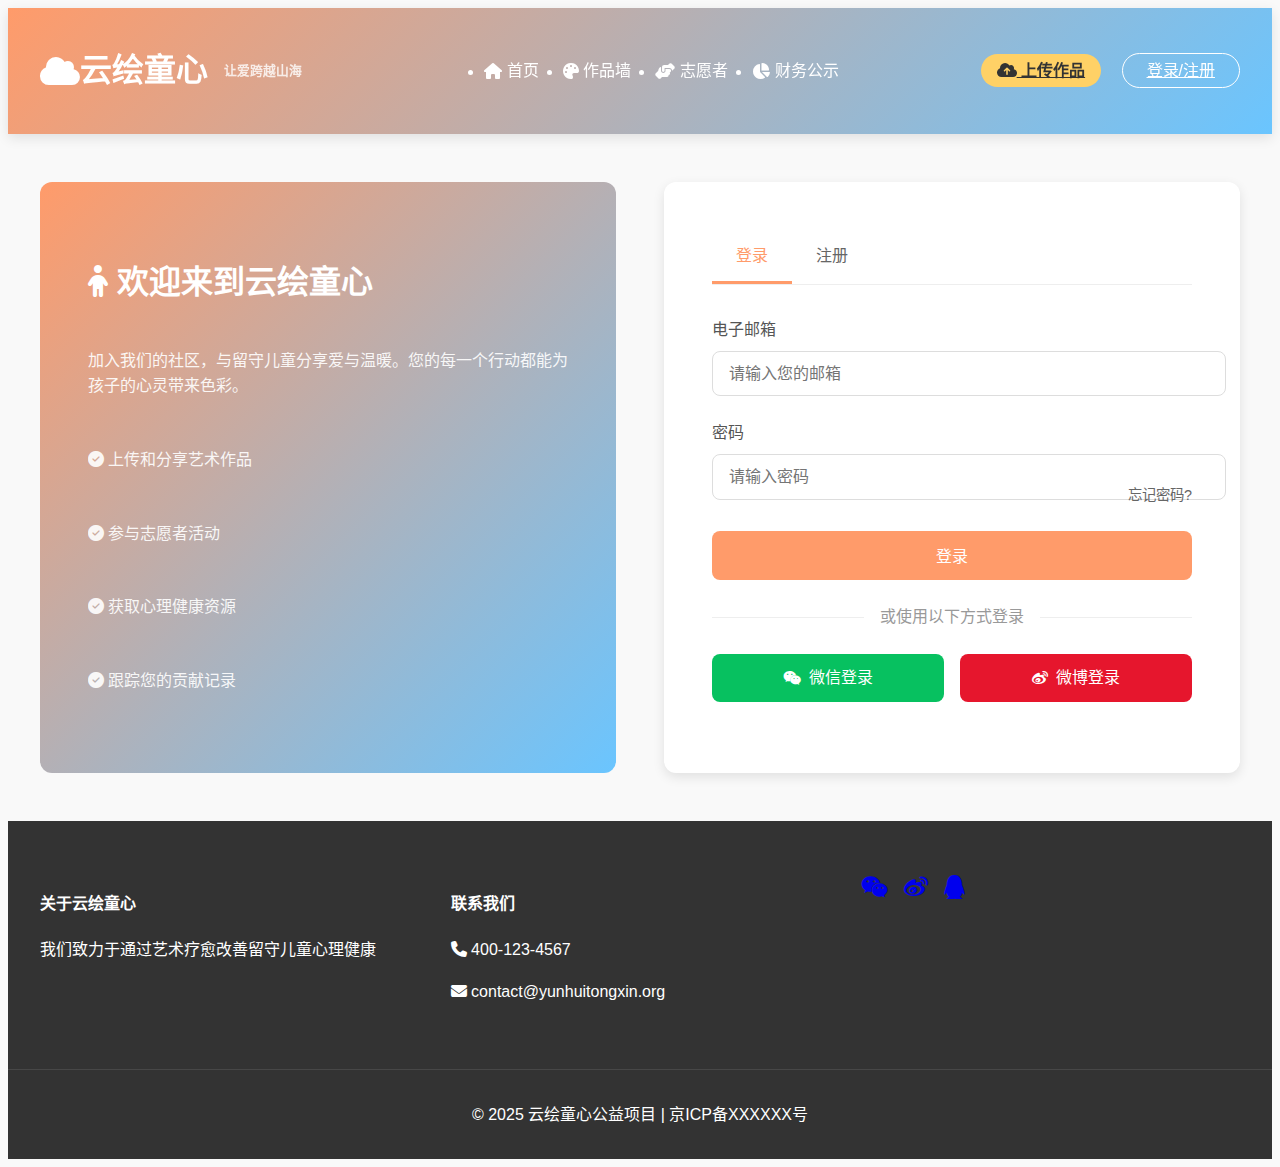
<file: login.html>
<!DOCTYPE html>
<html lang="zh-CN">
<head>
    <meta charset="UTF-8">
    <meta name="viewport" content="width=device-width, initial-scale=1.0">
    <title>登录/注册 - 云绘童心</title>
    <link rel="stylesheet" href="https://cdnjs.cloudflare.com/ajax/libs/font-awesome/6.4.0/css/all.min.css">
    <link rel="stylesheet" href="styles.css">
    <style>
        /* 登录页面特有样式 */
        .auth-container {
            max-width: 1200px;
            margin: 3rem auto;
            padding: 0 2rem;
            display: grid;
            grid-template-columns: 1fr 1fr;
            gap: 3rem;
        }
        
        .auth-hero {
            background: linear-gradient(135deg, var(--primary-color), var(--secondary-color));
            border-radius: 12px;
            padding: 3rem;
            color: white;
            display: flex;
            flex-direction: column;
            justify-content: center;
        }
        
        .auth-hero h2 {
            font-size: 2rem;
            margin-bottom: 1.5rem;
        }
        
        .auth-hero p {
            margin-bottom: 2rem;
            opacity: 0.9;
        }
        
        .auth-form-container {
            background: white;
            border-radius: 12px;
            padding: 3rem;
            box-shadow: 0 4px 12px rgba(0,0,0,0.1);
        }
        
        .auth-tabs {
            display: flex;
            margin-bottom: 2rem;
            border-bottom: 1px solid #eee;
        }
        
        .auth-tab {
            padding: 0.8rem 1.5rem;
            cursor: pointer;
            font-weight: 500;
            color: #666;
            border-bottom: 3px solid transparent;
            transition: all 0.3s;
        }
        
        .auth-tab.active {
            color: var(--primary-color);
            border-bottom-color: var(--primary-color);
        }
        
        .auth-form {
            display: none;
        }
        
        .auth-form.active {
            display: block;
        }
        
        .form-group {
            margin-bottom: 1.5rem;
        }
        
        .form-group label {
            display: block;
            margin-bottom: 0.5rem;
            font-weight: 500;
            color: #555;
        }
        
        .form-control {
            width: 100%;
            padding: 0.8rem 1rem;
            border: 1px solid #ddd;
            border-radius: 8px;
            font-size: 1rem;
            transition: border 0.3s;
        }
        
        .form-control:focus {
            border-color: var(--primary-color);
            outline: none;
        }
        
        .auth-btn {
            width: 100%;
            padding: 0.8rem;
            border: none;
            border-radius: 8px;
            background: var(--primary-color);
            color: white;
            font-size: 1rem;
            font-weight: 500;
            cursor: pointer;
            transition: all 0.3s;
        }
        
        .auth-btn:hover {
            background: #ff8a4a;
            transform: translateY(-2px);
        }
        
        .auth-divider {
            display: flex;
            align-items: center;
            margin: 1.5rem 0;
            color: #999;
        }
        
        .auth-divider::before,
        .auth-divider::after {
            content: "";
            flex: 1;
            border-bottom: 1px solid #eee;
        }
        
        .auth-divider span {
            padding: 0 1rem;
        }
        
        .social-auth {
            display: grid;
            grid-template-columns: 1fr 1fr;
            gap: 1rem;
        }
        
        .social-btn {
            display: flex;
            align-items: center;
            justify-content: center;
            gap: 0.5rem;
            padding: 0.7rem;
            border-radius: 8px;
            font-weight: 500;
            color: white;
            text-decoration: none;
            transition: all 0.3s;
        }
        
        .social-btn:hover {
            transform: translateY(-2px);
        }
        
        .btn-wechat {
            background: #07C160;
        }
        
        .btn-weibo {
            background: #E6162D;
        }
        
        .forgot-link {
            display: block;
            text-align: right;
            margin-top: -1rem;
            margin-bottom: 1.5rem;
            color: #666;
            font-size: 0.9rem;
            text-decoration: none;
        }
        
        .forgot-link:hover {
            color: var(--primary-color);
        }
        
        @media (max-width: 768px) {
            .auth-container {
                grid-template-columns: 1fr;
            }
            
            .auth-hero {
                display: none;
            }
        }
    </style>
</head>
<body>
    <header class="main-header">
        <div class="header-content">
            <h1>
                <i class="fas fa-cloud"></i>
                云绘童心
                <span class="subtitle">让爱跨越山海</span>
            </h1>
            
            <nav>
                <ul class="nav-menu">
                    <li><a href="index.html"><i class="fas fa-home"></i> 首页</a></li>
                    <li><a href="login.html"><i class="fas fa-palette"></i> 作品墙</a></li>
                    <li><a href="login.html"><i class="fas fa-hands-helping"></i> 志愿者</a></li>
                    <li><a href="finance.html"><i class="fas fa-chart-pie"></i> 财务公示</a></li>
                </ul>
            </nav>
            
            <div class="user-actions">
                <a href="#" class="btn-upload"><i class="fas fa-cloud-upload-alt"></i> 上传作品</a>
                <a href="login.html" class="btn-login">登录/注册</a>
            </div>
        </div>
    </header>

    <main>
        <div class="auth-container">
            <div class="auth-hero">
                <h2><i class="fas fa-child"></i> 欢迎来到云绘童心</h2>
                <p>加入我们的社区，与留守儿童分享爱与温暖。您的每一个行动都能为孩子的心灵带来色彩。</p>
                <p><i class="fas fa-check-circle"></i> 上传和分享艺术作品</p>
                <p><i class="fas fa-check-circle"></i> 参与志愿者活动</p>
                <p><i class="fas fa-check-circle"></i> 获取心理健康资源</p>
                <p><i class="fas fa-check-circle"></i> 跟踪您的贡献记录</p>
            </div>
            
            <div class="auth-form-container">
                <div class="auth-tabs">
                    <div class="auth-tab active" data-tab="login">登录</div>
                    <div class="auth-tab" data-tab="register">注册</div>
                </div>
                
                <form id="login-form" class="auth-form active">
                    <div class="form-group">
                        <label for="login-email">电子邮箱</label>
                        <input type="email" id="login-email" class="form-control" placeholder="请输入您的邮箱" required>
                    </div>
                    
                    <div class="form-group">
                        <label for="login-password">密码</label>
                        <input type="password" id="login-password" class="form-control" placeholder="请输入密码" required>
                        <a href="#" class="forgot-link">忘记密码?</a>
                    </div>
                    
                    <button type="submit" class="auth-btn">登录</button>
                    
                    <div class="auth-divider">
                        <span>或使用以下方式登录</span>
                    </div>
                    
                    <div class="social-auth">
                        <a href="#" class="social-btn btn-wechat">
                            <i class="fab fa-weixin"></i> 微信登录
                        </a>
                        <a href="#" class="social-btn btn-weibo">
                            <i class="fab fa-weibo"></i> 微博登录
                        </a>
                    </div>
                </form>
                
                <form id="register-form" class="auth-form">
                    <div class="form-group">
                        <label for="register-name">用户名</label>
                        <input type="text" id="register-name" class="form-control" placeholder="设置您的用户名" required>
                    </div>
                    
                    <div class="form-group">
                        <label for="register-email">电子邮箱</label>
                        <input type="email" id="register-email" class="form-control" placeholder="请输入您的邮箱" required>
                    </div>
                    
                    <div class="form-group">
                        <label for="register-password">密码</label>
                        <input type="password" id="register-password" class="form-control" placeholder="设置密码(至少8位)" required>
                    </div>
                    
                    <div class="form-group">
                        <label for="register-confirm">确认密码</label>
                        <input type="password" id="register-confirm" class="form-control" placeholder="再次输入密码" required>
                    </div>
                    
                    <div class="form-group">
                        <label>
                            <input type="checkbox" required> 我已阅读并同意<a href="#">《用户协议》</a>和<a href="#">《隐私政策》</a>
                        </label>
                    </div>
                    
                    <button type="submit" class="auth-btn">注册</button>
                    
                    <div class="auth-divider">
                        <span>已有账号?</span>
                    </div>
                    
                    <button type="button" class="auth-btn" style="background: var(--secondary-color);" id="switch-to-login">立即登录</button>
                </form>
            </div>
        </div>
    </main>

    <footer class="main-footer">
        <div class="footer-content">
            <div class="footer-about">
                <h4>关于云绘童心</h4>
                <p>我们致力于通过艺术疗愈改善留守儿童心理健康</p>
            </div>
            <div class="footer-contact">
                <h4>联系我们</h4>
                <p><i class="fas fa-phone"></i> 400-123-4567</p>
                <p><i class="fas fa-envelope"></i> contact@yunhuitongxin.org</p>
            </div>
            <div class="footer-social">
                <a href="#"><i class="fab fa-weixin"></i></a>
                <a href="#"><i class="fab fa-weibo"></i></a>
                <a href="#"><i class="fab fa-qq"></i></a>
            </div>
        </div>
        <div class="copyright">
            <p>© 2025 云绘童心公益项目 | 京ICP备XXXXXX号</p>
        </div>
    </footer>

    <script>
        // 切换登录/注册表单
        document.querySelectorAll('.auth-tab').forEach(tab => {
            tab.addEventListener('click', function() {
                // 移除所有active类
                document.querySelectorAll('.auth-tab, .auth-form').forEach(el => {
                    el.classList.remove('active');
                });
                
                // 为当前标签和对应表单添加active类
                this.classList.add('active');
                document.getElementById(`${this.dataset.tab}-form`).classList.add('active');
            });
        });
        
        // 注册页面切换到登录
        document.getElementById('switch-to-login').addEventListener('click', function() {
            document.querySelectorAll('.auth-tab, .auth-form').forEach(el => {
                el.classList.remove('active');
            });
            
            document.querySelector('.auth-tab[data-tab="login"]').classList.add('active');
            document.getElementById('login-form').classList.add('active');
        });
    </script>
</body>
</html>
</file>
<file: styles.css>
/* 全局样式 - 留守儿童主题 */
:root {
  --primary-color: #FF9B6A; /* 温暖橙 */
  --secondary-color: #6AC5FF; /* 天空蓝 */
  --accent-color: #FFD166; /* 希望黄 */
  --text-dark: #333;
  --text-light: #fff;
  --shadow: 0 4px 12px rgba(0,0,0,0.1);
}

body {
  font-family: 'Microsoft YaHei', sans-serif;
  line-height: 1.6;
  color: var(--text-dark);
  background-color: #f9f9f9;
}



/* 头部样式 */
.main-header {
  background: linear-gradient(135deg, var(--primary-color), var(--secondary-color));
  color: var(--text-light);
  padding: 1rem 0;
  box-shadow: var(--shadow);
  position: sticky;
  top: 0;
  z-index: 100;
}

.header-content {
  max-width: 1200px;
  margin: 0 auto;
  display: flex;
  justify-content: space-between;
  align-items: center;
  padding: 0 2rem;
}

h1 {
  font-size: 2rem;
  display: flex;
  align-items: center;
}

h1 .subtitle {
  font-size: 0.8rem;
  margin-left: 1rem;
  opacity: 0.8;
}

.nav-menu {
  display: flex;
  gap: 1.5rem;
}

.nav-menu a {
  color: var(--text-light);
  text-decoration: none;
  font-weight: 500;
  transition: 0.3s;
  display: flex;
  align-items: center;
  gap: 0.3rem;
}

.nav-menu a:hover {
  color: var(--accent-color);
  transform: translateY(-2px);
}

/* 按钮样式 */
.btn-upload {
  background: var(--accent-color);
  color: var(--text-dark);
  padding: 0.5rem 1rem;
  border-radius: 50px;
  font-weight: bold;
  margin-right: 1rem;
}

.btn-login {
  background: transparent;
  border: 1px solid var(--text-light);
  color: var(--text-light);
  padding: 0.5rem 1.5rem;
  border-radius: 50px;
}

/* 英雄宣传区 */
.hero-banner {
  height: 500px;
  background: url('https://images.unsplash.com/photo-1523240795612-9a054b0db644?ixlib=rb-1.2.1&auto=format&fit=crop&w=1350&q=80') center/cover;
  position: relative;
  display: flex;
  align-items: center;
}

.hero-content {
  max-width: 1200px;
  margin: 0 auto;
  padding: 2rem;
  z-index: 2;
  color: var(--text-light) (#FF9B6A,0.5);
}

.hero-content h2 {
  font-size: 3rem;
  margin-bottom: 1rem;
  text-shadow: 2px 2px 4px rgba(0,0,0,0.5);
}

.hero-content p {
  font-size: 1.2rem;
  margin-bottom: 2rem;
  max-width: 1200px;
}

.btn-primary {
  background: var(--primary-color);
  color: var(--text-light)(#FF9B6A,0.5);
  padding: 0.8rem 2rem;
  border-radius: 50px;
  font-size: 1.1rem;
  font-weight: bold;
  display: inline-block;
}

.hero-mask {
  position: absolute;
  top: 0;
  left: 0;
  width: 100%;
  height: 100%;
  background: rgba(0,0,0,0.3);
}

/* 作品展示区 */
.gallery-section {
  max-width: 1200px;
  margin: 3rem auto;
  padding: 0 2rem;
}

.gallery-section h3 {
  font-size: 1.8rem;
  color: var(--primary-color);
  margin-bottom: 2rem;
  display: flex;
  align-items: center;
  gap: 0.5rem;
}

.gallery-grid {
  display: grid;
  grid-template-columns: repeat(auto-fill, minmax(280px, 1fr));
  gap: 1.5rem;
}

/* 页脚样式 */
.main-footer {
  background: var(--text-dark);
  color: var(--text-light);
  padding: 3rem 0 1rem;
}

.footer-content {
  max-width: 1200px;
  margin: 0 auto;
  display: grid;
  grid-template-columns: repeat(auto-fit, minmax(250px, 1fr));
  gap: 2rem;
  padding: 0 2rem;
}

.footer-social {
  display: flex;
  gap: 1rem;
  font-size: 1.5rem;
}

.copyright {
  text-align: center;
  margin-top: 3rem;
  padding-top: 1rem;
  border-top: 1px solid rgba(255,255,255,0.1);
}

/* 响应式设计 */
@media (max-width: 768px) {
  .header-content {
    flex-direction: column;
    gap: 1rem;
  }
  
  .hero-content h2 {
    font-size: 2rem;
  }
  
  .nav-menu {
    flex-wrap: wrap;
    justify-content: center;
  }
}
/* 温暖风格卡片 */
.card {
  background: white;
  border-radius: 12px;
  padding: 2rem;
  margin-bottom: 2rem;
  box-shadow: 0 4px 12px rgba(0,0,0,0.08);
  border-left: 4px solid var(--primary-color);
}

/* 宣传横幅 */
.hero-banner {
  display: flex;
  gap: 2rem;
  align-items: center;
  background: linear-gradient(to right, #FFEDE0, #FFDAC2);
  border-left-color: var(--secondary-color);
}

.hero-text h2 {
  color: var(--text-dark);
  font-size: 2rem;
  margin-top: 0;
}

.cta-button {
  display: inline-block;
  background: var(--primary-color);
  color: white;
  padding: 0.8rem 1.5rem;
  border-radius: 50px;
  text-decoration: none;
  margin-top: 1rem;
  transition: transform 0.3s;
}

.cta-button:hover {
  transform: translateY(-3px);
}

/* 作品画廊 */
.gallery {
  display: grid;
  grid-template-columns: repeat(auto-fill, minmax(300px, 1fr));
  gap: 1.5rem;
  margin: 2rem 0;
}

.artwork {
  border-radius: 8px;
  overflow: hidden;
  box-shadow: 0 3px 10px rgba(0,0,0,0.1);
  transition: transform 0.3s;
}

.artwork:hover {
  transform: translateY(-5px);
}

.artwork img {
  width: 100%;
  height: 200px;
  object-fit: cover;
}

.artwork-info {
  padding: 1rem;
  background: white;
}

.artwork-info h4 {
  margin: 0 0 0.5rem;
  color: var(--primary-color);
}

.author {
  color: var(--text-light);
  font-size: 0.9rem;
  margin: 0 0 1rem;
}

.artwork-stats {
  display: flex;
  gap: 1rem;
  color: var(--text-light);
  font-size: 0.9rem;
}

.see-more {
  color: var(--primary-color);
  text-decoration: none;
  display: inline-flex;
  align-items: center;
  gap: 0.5rem;
}

/* 心理小贴士 */
.tip-card {
  display: flex;
  gap: 1.5rem;
  align-items: flex-start;
  margin-top: 1.5rem;
  background: #FFF9F5;
  padding: 1.5rem;
  border-radius: 8px;
}

.tip-icon {
  background: var(--secondary-color);
  color: white;
  width: 50px;
  height: 50px;
  border-radius: 50%;
  display: flex;
  align-items: center;
  justify-content: center;
  font-size: 1.5rem;
  flex-shrink: 0;
}

.tip-content ul {
  padding-left: 1.2rem;
  color: var(--text-light);
}

.tip-content li {
  margin-bottom: 0.5rem;
}

/* 志愿者故事 */
.story {
  display: flex;
  gap: 1.5rem;
  margin-top: 1.5rem;
}

.avatar {
  width: 80px;
  height: 80px;
  border-radius: 50%;
  object-fit: cover;
  border: 3px solid var(--secondary-color);
}

.story-content {
  flex: 1;
}

.date {
  color: var(--text-light);
  font-size: 0.9rem;
  margin: 0.3rem 0 1rem;
}

.read-more {
  color: var(--primary-color);
  font-size: 0.9rem;
  text-decoration: none;
}
</file>
